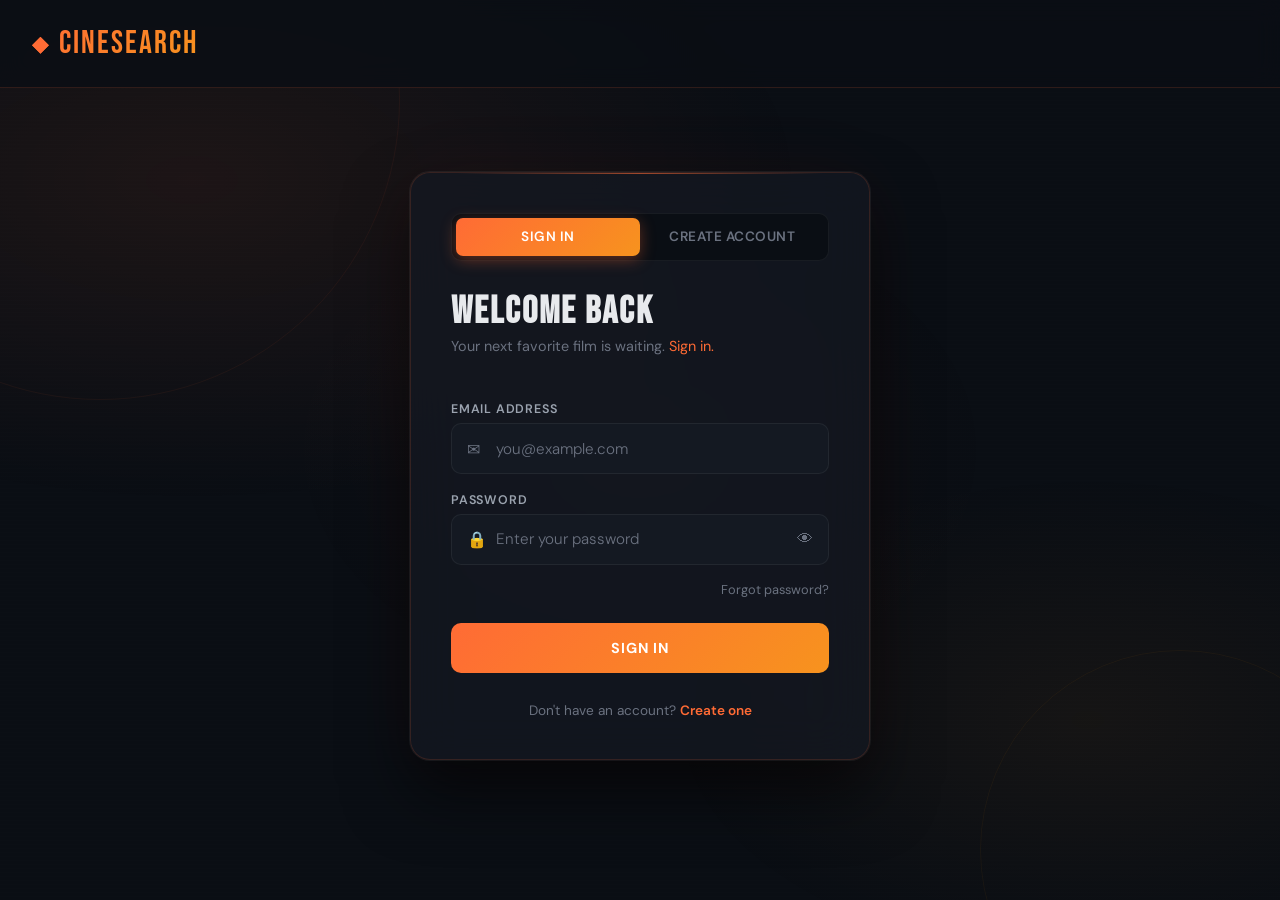
<file: SoftEng/templates/auth.html>
<!DOCTYPE html>
<html lang="en">
<head>
    <meta charset="UTF-8">
    <meta name="viewport" content="width=device-width, initial-scale=1.0">
    <title>CineSearch — Sign In</title>
    <link rel="preconnect" href="https://fonts.googleapis.com">
    <link rel="preconnect" href="https://fonts.gstatic.com" crossorigin>
    <link href="https://fonts.googleapis.com/css2?family=Bebas+Neue&family=DM+Sans:wght@300;400;500;600;700&display=swap" rel="stylesheet">
    <style>
        :root {
            --bg-primary: #0a0e14;
            --bg-secondary: #141922;
            --bg-card: #1a1f2e;
            --accent-primary: #ff6b35;
            --accent-secondary: #f7931e;
            --text-primary: #e8eaed;
            --text-secondary: #9ba3af;
            --text-muted: #6b7280;
            --border-color: rgba(255, 107, 53, 0.15);
            --border-subtle: rgba(255, 255, 255, 0.06);
        }

        * { margin: 0; padding: 0; box-sizing: border-box; }

        body {
            font-family: 'DM Sans', sans-serif;
            background: var(--bg-primary);
            color: var(--text-primary);
            min-height: 100vh;
            overflow-y: auto;
            overflow-x: hidden;
            position: relative;
        }

        /* ── Page layout wrapper ── */
        .page-wrapper {
            display: flex;
            flex-direction: column;
            align-items: center;
            justify-content: center;
            min-height: 100vh;
            padding: 6rem 1rem 4rem;
        }

        /* ── Cinematic background ── */
        body::before {
            content: '';
            position: fixed;
            inset: 0;
            background:
                radial-gradient(ellipse 80% 60% at 15% 20%, rgba(255, 107, 53, 0.08) 0%, transparent 60%),
                radial-gradient(ellipse 60% 50% at 85% 80%, rgba(247, 147, 30, 0.05) 0%, transparent 55%),
                radial-gradient(ellipse 40% 40% at 50% 50%, rgba(255, 107, 53, 0.03) 0%, transparent 70%);
            pointer-events: none;
            z-index: 0;
        }

        /* Animated film-strip lines */
        body::after {
            content: '';
            position: fixed;
            inset: 0;
            background-image: repeating-linear-gradient(
                0deg,
                transparent,
                transparent 3px,
                rgba(255, 255, 255, 0.008) 3px,
                rgba(255, 255, 255, 0.008) 4px
            );
            pointer-events: none;
            z-index: 0;
        }

        /* Floating film reels decoration */
        .bg-reel {
            position: fixed;
            border-radius: 50%;
            border: 1px solid rgba(255, 107, 53, 0.06);
            pointer-events: none;
            z-index: 0;
        }
        .bg-reel-1 {
            width: 600px; height: 600px;
            top: -200px; left: -200px;
            animation: slowSpin 60s linear infinite;
        }
        .bg-reel-2 {
            width: 400px; height: 400px;
            bottom: -150px; right: -100px;
            animation: slowSpin 45s linear infinite reverse;
            border-color: rgba(247, 147, 30, 0.05);
        }
        .bg-reel::before, .bg-reel::after {
            content: '';
            position: absolute;
            inset: 40px;
            border-radius: 50%;
            border: 1px solid inherit;
            border-color: rgba(255, 107, 53, 0.04);
        }
        .bg-reel::after { inset: 80px; }

        @keyframes slowSpin {
            to { transform: rotate(360deg); }
        }

        /* ── Header ── */
        header {
            position: fixed;
            top: 0; left: 0; right: 0;
            z-index: 10;
            padding: 1.5rem 2rem;
            background: rgba(10, 14, 20, 0.8);
            backdrop-filter: blur(12px);
            border-bottom: 1px solid var(--border-color);
            display: flex;
            align-items: center;
        }

        .logo {
            font-family: 'Bebas Neue', sans-serif;
            font-size: 2rem;
            letter-spacing: 2px;
            background: linear-gradient(135deg, var(--accent-primary), var(--accent-secondary));
            -webkit-background-clip: text;
            -webkit-text-fill-color: transparent;
            background-clip: text;
            text-decoration: none;
            display: flex;
            align-items: center;
            gap: 0.5rem;
        }
        .logo::before {
            content: '◆';
            font-size: 1.4rem;
            -webkit-text-fill-color: var(--accent-primary);
        }

        /* ── Main auth wrapper ── */
        .auth-wrapper {
            position: relative;
            z-index: 1;
            width: 100%;
            max-width: 460px;
            animation: fadeInUp 0.7s cubic-bezier(0.16, 1, 0.3, 1) both;
        }

        @keyframes fadeInUp {
            from { opacity: 0; transform: translateY(40px); }
            to   { opacity: 1; transform: translateY(0); }
        }

        /* ── Auth card ── */
        .auth-card {
            background: rgba(20, 25, 34, 0.75);
            backdrop-filter: blur(24px);
            -webkit-backdrop-filter: blur(24px);
            border: 1px solid var(--border-color);
            border-radius: 20px;
            padding: 2.5rem;
            box-shadow:
                0 0 0 1px var(--border-subtle),
                0 32px 64px rgba(0, 0, 0, 0.6),
                0 0 80px rgba(255, 107, 53, 0.05);
            position: relative;
            overflow: hidden;
        }

        /* Accent glow top edge */
        .auth-card::before {
            content: '';
            position: absolute;
            top: 0; left: 10%; right: 10%;
            height: 1px;
            background: linear-gradient(90deg, transparent, var(--accent-primary), transparent);
            opacity: 0.6;
        }

        /* ── Tab switcher ── */
        .tab-switcher {
            display: flex;
            background: var(--bg-primary);
            border-radius: 10px;
            padding: 4px;
            margin-bottom: 2rem;
            border: 1px solid var(--border-subtle);
        }

        .tab-btn {
            flex: 1;
            padding: 0.65rem;
            background: transparent;
            border: none;
            border-radius: 7px;
            color: var(--text-muted);
            font-family: 'DM Sans', sans-serif;
            font-size: 0.85rem;
            font-weight: 600;
            letter-spacing: 0.5px;
            text-transform: uppercase;
            cursor: pointer;
            transition: all 0.3s ease;
        }

        .tab-btn.active {
            background: linear-gradient(135deg, var(--accent-primary), var(--accent-secondary));
            color: white;
            box-shadow: 0 4px 15px rgba(255, 107, 53, 0.35);
        }

        /* ── Form heading ── */
        .form-heading {
            margin-bottom: 1.75rem;
        }

        .form-heading h1 {
            font-family: 'Bebas Neue', sans-serif;
            font-size: 2.4rem;
            letter-spacing: 2px;
            line-height: 1;
            margin-bottom: 0.4rem;
            background: linear-gradient(135deg, var(--text-primary) 60%, var(--text-secondary));
            -webkit-background-clip: text;
            -webkit-text-fill-color: transparent;
            background-clip: text;
        }

        .form-heading p {
            color: var(--text-muted);
            font-size: 0.9rem;
            font-weight: 400;
        }

        .form-heading span {
            color: var(--accent-primary);
        }

        /* ── Forms ── */
        .auth-form {
            display: none;
            flex-direction: column;
            gap: 1.1rem;
        }
        .auth-form.active {
            display: flex;
            animation: formReveal 0.4s ease both;
        }

        @keyframes formReveal {
            from { opacity: 0; transform: translateX(12px); }
            to   { opacity: 1; transform: translateX(0); }
        }

        /* ── Field group ── */
        .field-group {
            display: flex;
            flex-direction: column;
            gap: 0.4rem;
        }

        label {
            font-size: 0.78rem;
            font-weight: 600;
            letter-spacing: 0.8px;
            text-transform: uppercase;
            color: var(--text-secondary);
        }

        .input-wrap {
            position: relative;
        }

        .input-icon {
            position: absolute;
            left: 1rem;
            top: 50%;
            transform: translateY(-50%);
            color: var(--text-muted);
            font-size: 1rem;
            pointer-events: none;
            transition: color 0.3s;
        }

        input, select {
            width: 100%;
            padding: 0.9rem 1rem 0.9rem 2.75rem;
            background: var(--bg-secondary);
            border: 1px solid var(--border-subtle);
            border-radius: 10px;
            color: var(--text-primary);
            font-family: 'DM Sans', sans-serif;
            font-size: 0.95rem;
            font-weight: 400;
            transition: all 0.3s ease;
            appearance: none;
            -webkit-appearance: none;
        }

        select {
            background-image: url("data:image/svg+xml,%3Csvg xmlns='http://www.w3.org/2000/svg' width='12' height='8' fill='none' viewBox='0 0 12 8'%3E%3Cpath d='M1 1l5 5 5-5' stroke='%239ba3af' stroke-width='1.5' stroke-linecap='round' stroke-linejoin='round'/%3E%3C/svg%3E");
            background-repeat: no-repeat;
            background-position: right 1rem center;
            padding-right: 2.5rem;
            cursor: pointer;
        }

        select option {
            background: var(--bg-card);
            color: var(--text-primary);
        }

        input::placeholder {
            color: var(--text-muted);
            font-weight: 300;
        }

        input:focus, select:focus {
            outline: none;
            border-color: var(--accent-primary);
            box-shadow: 0 0 0 3px rgba(255, 107, 53, 0.12);
            background: #161c27;
        }

        input:focus + .input-icon,
        .input-wrap:focus-within .input-icon {
            color: var(--accent-primary);
        }

        /* Password toggle */
        .toggle-pw {
            position: absolute;
            right: 1rem;
            top: 50%;
            transform: translateY(-50%);
            background: none;
            border: none;
            color: var(--text-muted);
            cursor: pointer;
            font-size: 1rem;
            padding: 0;
            transition: color 0.2s;
        }
        .toggle-pw:hover { color: var(--accent-primary); }

        /* ── Forgot password ── */
        .forgot-link {
            text-align: right;
            margin-top: -0.3rem;
        }
        .forgot-link a {
            color: var(--text-muted);
            font-size: 0.8rem;
            text-decoration: none;
            transition: color 0.2s;
        }
        .forgot-link a:hover { color: var(--accent-primary); }

        /* ── Submit button ── */
        .submit-btn {
            margin-top: 0.4rem;
            width: 100%;
            padding: 1rem;
            background: linear-gradient(135deg, var(--accent-primary), var(--accent-secondary));
            border: none;
            border-radius: 10px;
            color: white;
            font-family: 'DM Sans', sans-serif;
            font-size: 0.9rem;
            font-weight: 700;
            letter-spacing: 1px;
            text-transform: uppercase;
            cursor: pointer;
            transition: all 0.3s ease;
            position: relative;
            overflow: hidden;
        }

        .submit-btn::before {
            content: '';
            position: absolute;
            top: 0; left: -100%;
            width: 100%; height: 100%;
            background: linear-gradient(90deg, transparent, rgba(255,255,255,0.15), transparent);
            transition: left 0.5s ease;
        }

        .submit-btn:hover {
            transform: scale(1.02) translateY(-1px);
            box-shadow: 0 12px 30px rgba(255, 107, 53, 0.45);
        }

        .submit-btn:hover::before { left: 100%; }
        .submit-btn:active { transform: scale(0.98); }

        /* ── Divider ── */
        .divider {
            display: flex;
            align-items: center;
            gap: 1rem;
            margin: 0.25rem 0;
        }
        .divider::before, .divider::after {
            content: '';
            flex: 1;
            height: 1px;
            background: var(--border-subtle);
        }
        .divider span {
            color: var(--text-muted);
            font-size: 0.75rem;
            letter-spacing: 0.5px;
            text-transform: uppercase;
        }

        /* ── Social buttons ── */
        .social-row {
            display: flex;
            gap: 0.75rem;
        }

        .social-btn {
            flex: 1;
            padding: 0.75rem;
            background: var(--bg-primary);
            border: 1px solid var(--border-subtle);
            border-radius: 10px;
            color: var(--text-secondary);
            font-family: 'DM Sans', sans-serif;
            font-size: 0.82rem;
            font-weight: 500;
            cursor: pointer;
            transition: all 0.25s ease;
            display: flex;
            align-items: center;
            justify-content: center;
            gap: 0.5rem;
        }

        .social-btn:hover {
            border-color: var(--accent-primary);
            color: var(--text-primary);
            background: rgba(255, 107, 53, 0.06);
            transform: translateY(-1px);
        }

        /* ── Switch prompt ── */
        .switch-prompt {
            text-align: center;
            margin-top: 0.75rem;
            color: var(--text-muted);
            font-size: 0.85rem;
        }
        .switch-prompt a {
            color: var(--accent-primary);
            font-weight: 600;
            text-decoration: none;
            cursor: pointer;
            transition: opacity 0.2s;
        }
        .switch-prompt a:hover { opacity: 0.8; }

        /* ── Terms note ── */
        .terms-note {
            font-size: 0.75rem;
            color: var(--text-muted);
            text-align: center;
            line-height: 1.5;
            margin-top: 0.25rem;
        }
        .terms-note a {
            color: var(--accent-primary);
            text-decoration: none;
        }

        /* ── Password strength ── */
        .pw-strength {
            display: flex;
            gap: 4px;
            margin-top: 6px;
        }
        .pw-bar {
            height: 3px;
            flex: 1;
            border-radius: 99px;
            background: var(--border-subtle);
            transition: background 0.3s ease;
        }
        .pw-bar.weak   { background: #ef4444; }
        .pw-bar.medium { background: #f59e0b; }
        .pw-bar.strong { background: #10b981; }

        /* ── Responsive ── */
        @media (max-width: 480px) {
            .auth-card { padding: 1.75rem 1.5rem; }
            .form-heading h1 { font-size: 2rem; }
        }
    </style>
</head>
<body>

    <div class="bg-reel bg-reel-1"></div>
    <div class="bg-reel bg-reel-2"></div>

    <header>
        <a href="/" class="logo">CineSearch</a>
    </header>

    <div class="page-wrapper">
        <div class="auth-wrapper">
        <div class="auth-card">

            <!-- Tab switcher -->
            <div class="tab-switcher">
                <button class="tab-btn active" id="loginTab" onclick="switchTab('login')">Sign In</button>
                <button class="tab-btn" id="registerTab" onclick="switchTab('register')">Create Account</button>
            </div>

            <!-- ── LOGIN FORM ── -->
            <form id="loginForm" class="auth-form active" method="POST" action="/login">
                <div class="form-heading">
                    <h1>Welcome Back</h1>
                    <p>Your next favorite film is waiting. <span>Sign in.</span></p>
                </div>

                <div class="field-group">
                    <label for="loginEmail">Email Address</label>
                    <div class="input-wrap">
                        <input type="email" id="loginEmail" name="email" placeholder="you@example.com" autocomplete="email">
                        <span class="input-icon">✉</span>
                    </div>
                </div>

                <div class="field-group">
                    <label for="loginPassword">Password</label>
                    <div class="input-wrap">
                        <input type="password" id="loginPassword" name="password" placeholder="Enter your password" autocomplete="current-password">
                        <span class="input-icon">🔒</span>
                        <button class="toggle-pw" type="button" onclick="togglePw('loginPassword', this)" title="Show/hide password">👁</button>
                    </div>
                </div>

                <div class="forgot-link">
                    <a href="#">Forgot password?</a>
                </div>

                <button class="submit-btn" type="submit">Sign In</button>

                <p class="switch-prompt">Don't have an account? <a onclick="switchTab('register')">Create one</a></p>
            </form>

            <!-- ── REGISTER FORM ── -->
            <form id="registerForm" class="auth-form" method="POST" action="/register">
                <div class="form-heading">
                    <h1>Join CineSearch</h1>
                    <p>Discover films tailored to your <span>taste.</span></p>
                </div>

                <div class="field-group">
                    <label for="regName">Nickname</label>
                    <div class="input-wrap">
                        <input type="text" id="regName" name="name" placeholder="Your nickname" autocomplete="nickname">
                        <span class="input-icon">👤</span>
                    </div>
                </div>

                <div class="field-group">
                    <label for="regEmail">Email Address</label>
                    <div class="input-wrap">
                        <input type="email" id="regEmail" name="email" placeholder="you@example.com" autocomplete="email">
                        <span class="input-icon">✉</span>
                    </div>
                </div>

                <div class="field-group">
                    <label for="regPassword">Password</label>
                    <div class="input-wrap">
                        <input type="password" id="regPassword" name="password" placeholder="Create a strong password" autocomplete="new-password" oninput="checkStrength(this.value)">
                        <span class="input-icon">🔒</span>
                        <button class="toggle-pw" type="button" onclick="togglePw('regPassword', this)" title="Show/hide password">👁</button>
                    </div>
                    <div class="pw-strength">
                        <div class="pw-bar" id="bar1"></div>
                        <div class="pw-bar" id="bar2"></div>
                        <div class="pw-bar" id="bar3"></div>
                        <div class="pw-bar" id="bar4"></div>
                    </div>
                </div>

                <div class="field-group">
                    <label for="regGenre">Favorite Movie Genre</label>
                    <div class="input-wrap">
                        <select id="regGenre" name="favorite_genre">
                            <option value="" disabled selected>Pick your genre...</option>
                            <option value="28"> Action</option>
                            <option value="12"> Adventure</option>
                            <option value="16"> Animation</option>
                            <option value="35"> Comedy</option>
                            <option value="80"> Crime</option>
                            <option value="99"> Documentary</option>
                            <option value="18"> Drama</option>
                            <option value="10751"> Family</option>
                            <option value="14"> Fantasy</option>
                            <option value="27"> Horror</option>
                            <option value="9648"> Mystery</option>
                            <option value="10749"> Romance</option>
                            <option value="878"> Sci-Fi</option>
                            <option value="53"> Thriller</option>
                            <option value="10752"> War</option>
                            <option value="37"> Western</option>
                        </select>
                        <span class="input-icon" style="left:auto;right:2.5rem;pointer-events:none;"></span>
                    </div>
                </div>

                <button class="submit-btn" type="submit">Create Account</button>

                <p class="terms-note">
                    By signing up you agree to our <a href="#">Terms of Service</a> and <a href="#">Privacy Policy</a>.
                </p>

                <p class="switch-prompt">Already have an account? <a onclick="switchTab('login')">Sign in</a></p>
            </form>

        </div>
    </div>
    </div><!-- end page-wrapper -->    <script>
        function switchTab(tab) {
            const loginTab  = document.getElementById('loginTab');
            const regTab    = document.getElementById('registerTab');
            const loginForm = document.getElementById('loginForm');
            const regForm   = document.getElementById('registerForm');

            if (tab === 'login') {
                loginTab.classList.add('active');
                regTab.classList.remove('active');
                loginForm.classList.add('active');
                regForm.classList.remove('active');
                document.title = 'CineSearch — Sign In';
            } else {
                regTab.classList.add('active');
                loginTab.classList.remove('active');
                regForm.classList.add('active');
                loginForm.classList.remove('active');
                document.title = 'CineSearch — Create Account';
            }
        }

        function togglePw(inputId, btn) {
            const input = document.getElementById(inputId);
            if (input.type === 'password') {
                input.type = 'text';
                btn.textContent = '🙈';
            } else {
                input.type = 'password';
                btn.textContent = '👁';
            }
        }

        function checkStrength(value) {
            const bars = [
                document.getElementById('bar1'),
                document.getElementById('bar2'),
                document.getElementById('bar3'),
                document.getElementById('bar4'),
            ];

            // Reset
            bars.forEach(b => { b.className = 'pw-bar'; });

            if (!value) return;

            let score = 0;
            if (value.length >= 8)                       score++;
            if (/[A-Z]/.test(value))                     score++;
            if (/[0-9]/.test(value))                     score++;
            if (/[^A-Za-z0-9]/.test(value))              score++;

            const cls = score <= 1 ? 'weak' : score <= 2 ? 'medium' : 'strong';
            for (let i = 0; i < score; i++) {
                bars[i].classList.add(cls);
            }
        }
    </script>

</body>
</html>
</file>
